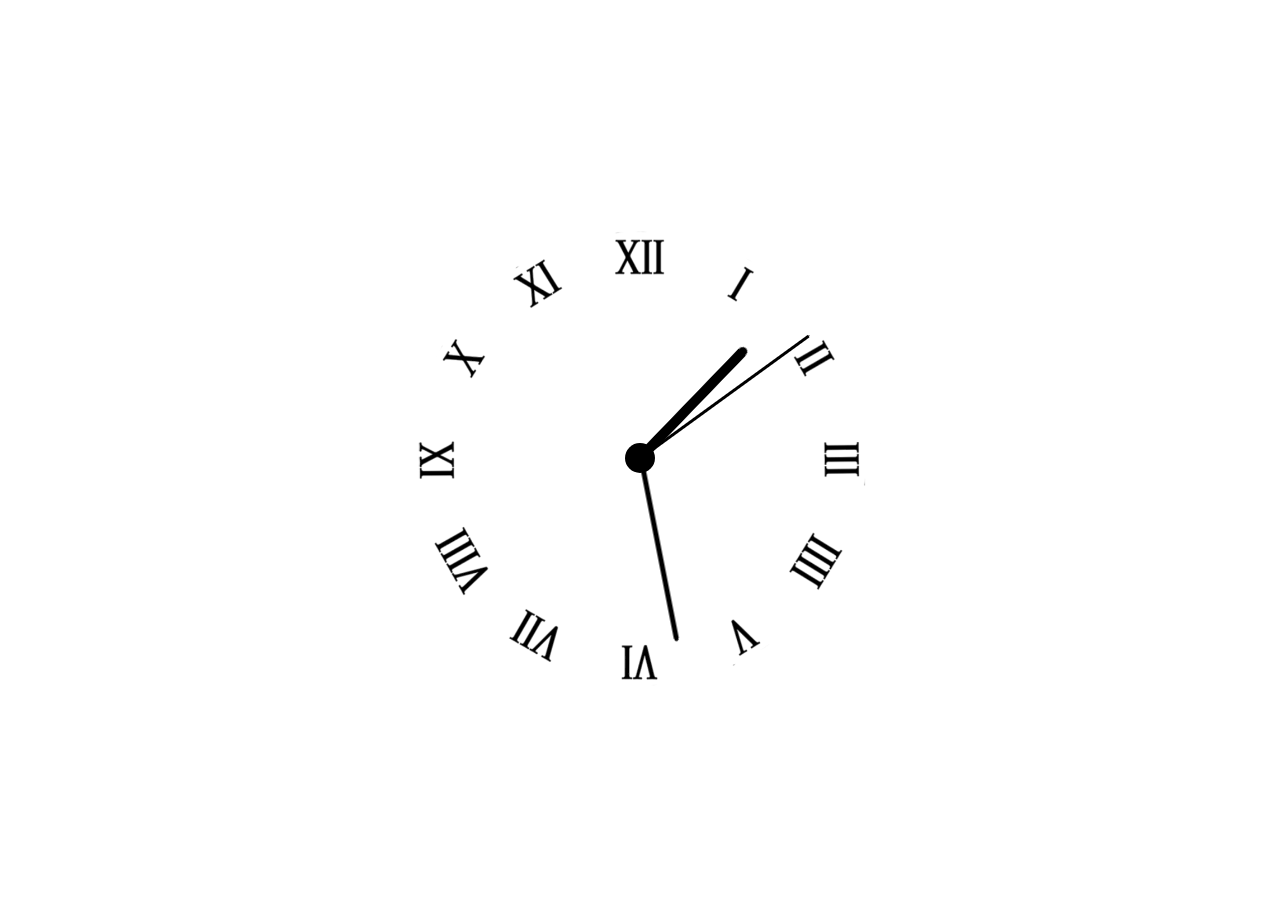
<file: index.html>
<!DOCTYPE html>
<html>
<head>
	<title>CLOCK</title>
	<link rel="stylesheet" type="text/css" href="style.css">
</head>
<body>
	<div class="container">
		<div class="clock">
			<img id="hourHand" class='Hand' src="hourHand.png">
			<img id="minuteHand" class='Hand' src="minuteHand.png">
			<img id="secondHand" class='Hand' src="secondHand.png">
		</div>
	</div>

	<script type="text/javascript" src="script.js"></script>
</body>
</html>
</file>
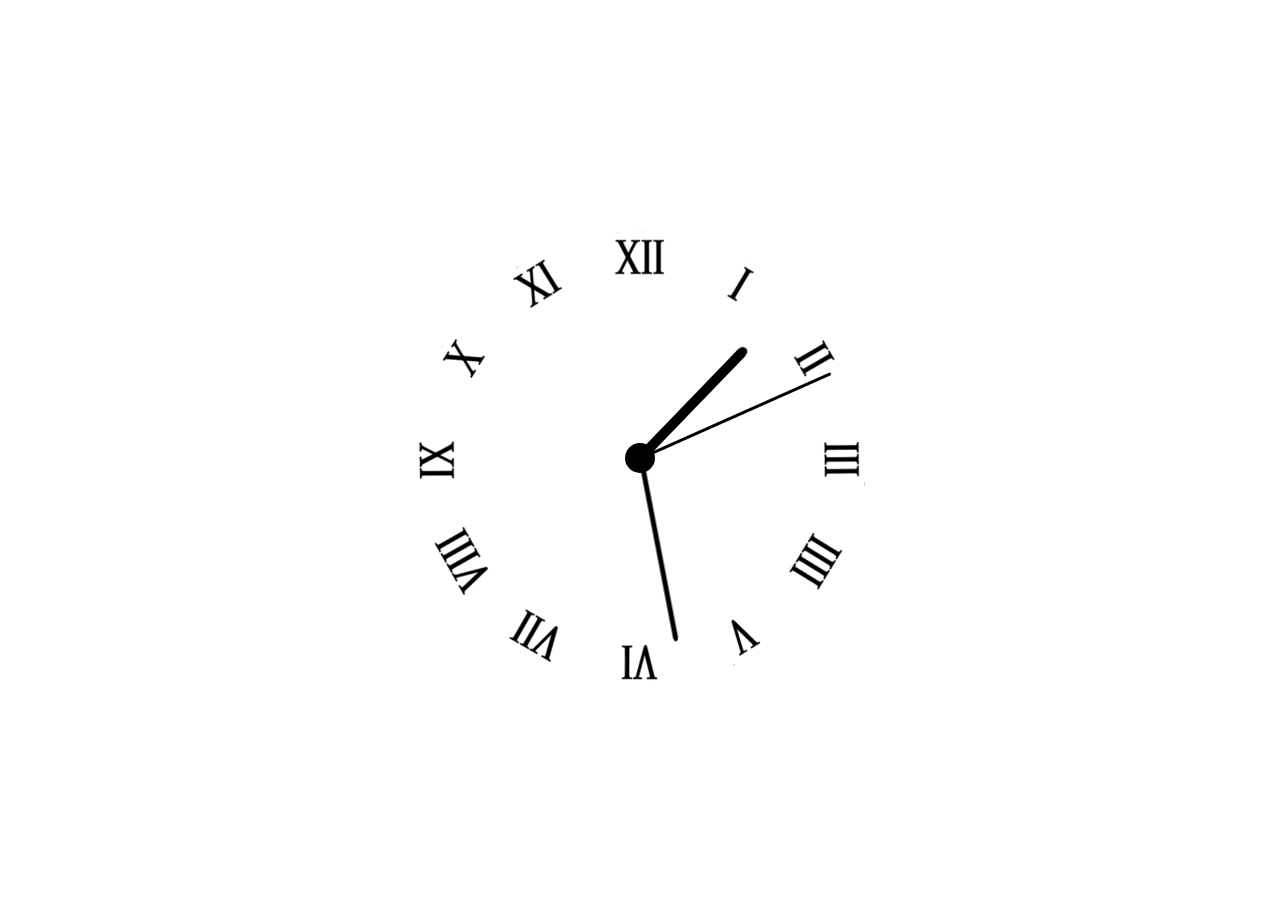
<file: analog.html>
<!DOCTYPE html>
<html>
<head>
	<title>CLOCK</title>
	<link rel="stylesheet" type="text/css" href="analog.css">
</head>
<body>
	<div class="container">
		<div class="clock">
			<img id="hourHand" class='Hand' src="hourHand.png">
			<img id="minuteHand" class='Hand' src="minuteHand.png">
			<img id="secondHand" class='Hand' src="secondHand.png">
		</div>
	</div>

	<script type="text/javascript" src="analog.js"></script>
</body>
</html>
</file>
<file: style.css>
html, body, .container {
	height : 100vh;
	
}

.container{
	display: flex;
	align-items: center;
	justify-content: center;
}

.clock{
	width: 500px;
	height:500px;
	position:relative;
	background:url(clockFace.png);
	background-size: cover;
	background-repeat: no-repeat;
	background-position: center center;

}

.clock:after{
	position:absolute;
	content: '';
	background-color: #000000;
	width: 30px;
	height: 30px;
	border-radius: 50%;
	top:50%;
	left: 50%;
	transform: translateX(-50%) translatey(-50%);
}

.Hand{
	position: absolute;
	top:0;
	left:0;
}
</file>
<file: analog.css>
html, body, .container {
	height : 100vh;
	
}

.container{
	display: flex;
	align-items: center;
	justify-content: center;
}

.clock{
	width: 500px;
	height:500px;
	position:relative;
	background:url(clockFace.png);
	background-size: cover;
	background-repeat: no-repeat;
	background-position: center center;

}

.clock:after{
	position:absolute;
	content: '';
	background-color: #000000;
	width: 30px;
	height: 30px;
	border-radius: 50%;
	top:50%;
	left: 50%;
	transform: translateX(-50%) translatey(-50%);
}

.Hand{
	position: absolute;
	top:0;
	left:0;
}
</file>
